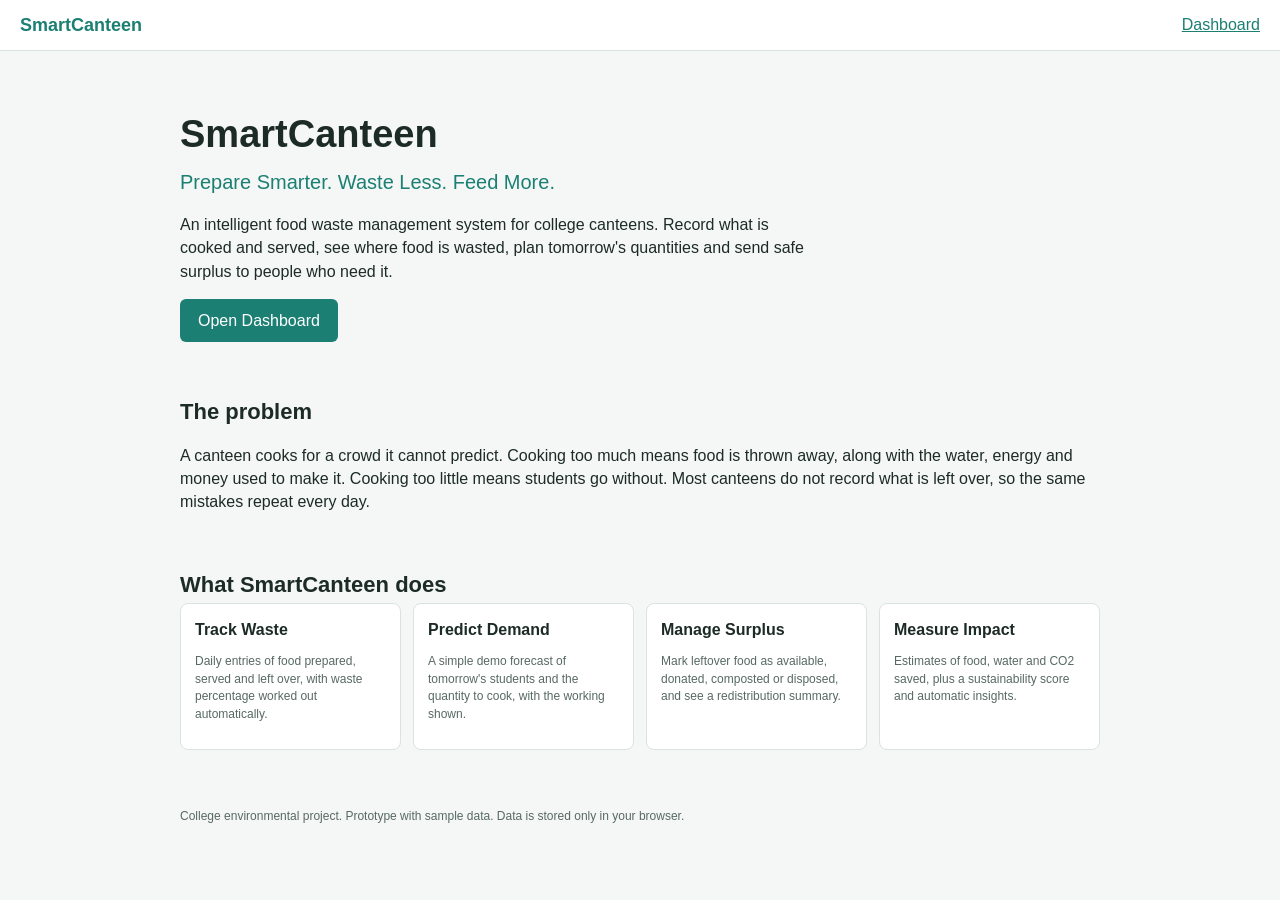
<file: index.html>
<!DOCTYPE html><html lang="en"><head><meta charset="utf-8"><meta name="viewport" content="width=device-width,initial-scale=1"><title>SmartCanteen - Intelligent Food Waste Management System</title><link rel="stylesheet" href="css/style.css"></head>
<body>
<div class="top"><b>SmartCanteen</b><a href="dashboard.html">Dashboard</a></div>
<div class="wrap">
<div class="hero"><h1>SmartCanteen</h1><p class="tl">Prepare Smarter. Waste Less. Feed More.</p>
<p>An intelligent food waste management system for college canteens. Record what is cooked and served, see where food is wasted, plan tomorrow's quantities and send safe surplus to people who need it.</p>
<a class="btn" href="dashboard.html">Open Dashboard</a></div>
<section class="l"><h2>The problem</h2>
<p>A canteen cooks for a crowd it cannot predict. Cooking too much means food is thrown away, along with the water, energy and money used to make it. Cooking too little means students go without. Most canteens do not record what is left over, so the same mistakes repeat every day.</p></section>
<section class="l"><h2>What SmartCanteen does</h2><div class="grid">
<div class="card"><h3>Track Waste</h3><p class="s">Daily entries of food prepared, served and left over, with waste percentage worked out automatically.</p></div>
<div class="card"><h3>Predict Demand</h3><p class="s">A simple demo forecast of tomorrow's students and the quantity to cook, with the working shown.</p></div>
<div class="card"><h3>Manage Surplus</h3><p class="s">Mark leftover food as available, donated, composted or disposed, and see a redistribution summary.</p></div>
<div class="card"><h3>Measure Impact</h3><p class="s">Estimates of food, water and CO2 saved, plus a sustainability score and automatic insights.</p></div></div></section>
<footer>College environmental project. Prototype with sample data. Data is stored only in your browser.</footer>
</div></body></html>
</file>
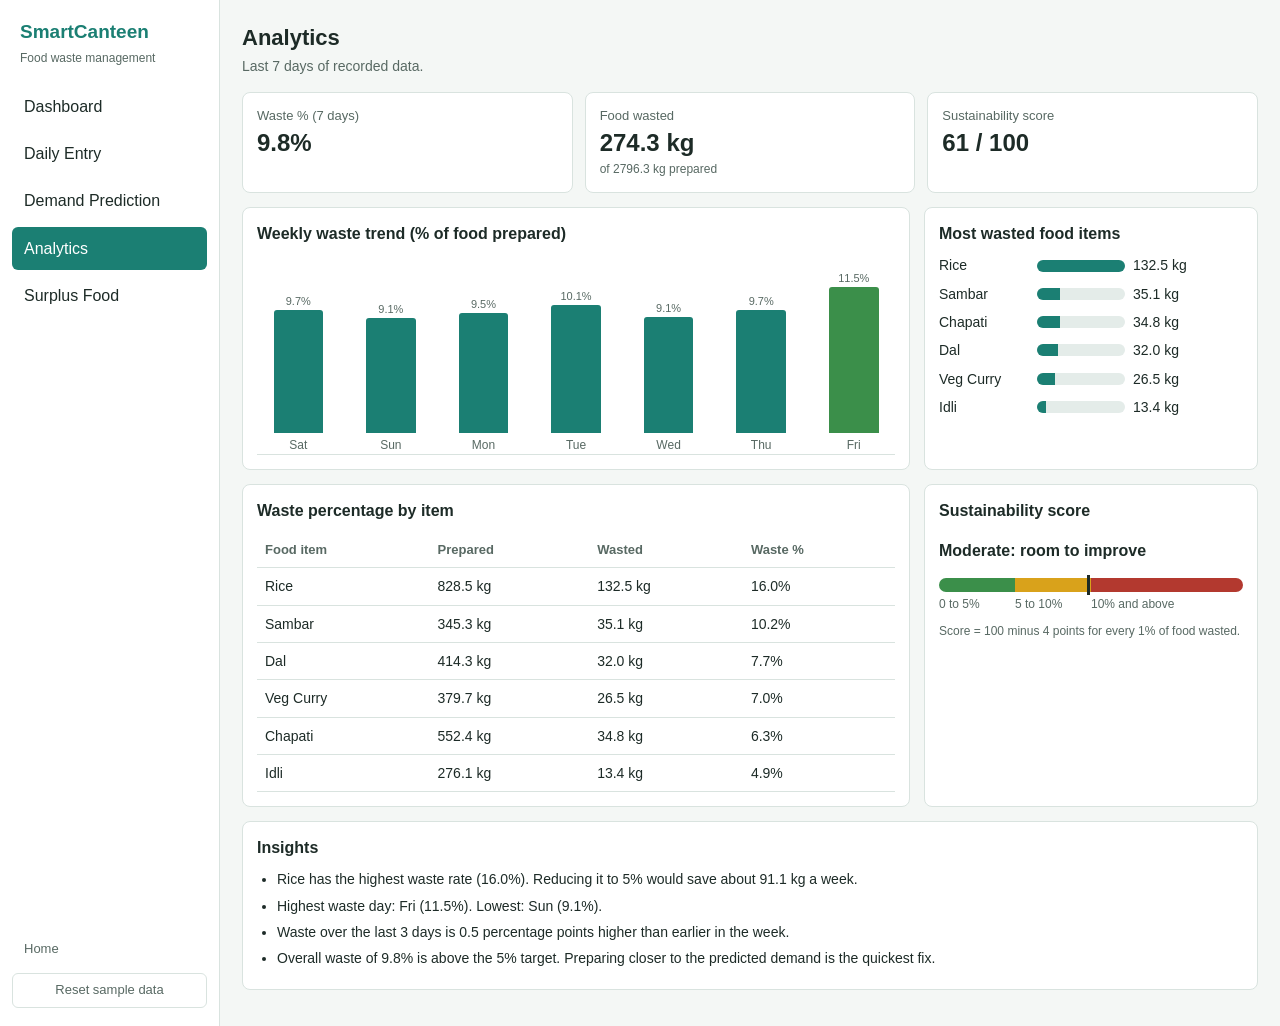
<file: analytics.html>
<!DOCTYPE html><html lang="en"><head><meta charset="utf-8"><meta name="viewport" content="width=device-width,initial-scale=1"><link rel="stylesheet" href="css/style.css"><title>Analytics - SmartCanteen</title></head><body data-page="analytics"><div class="app"><aside id="side"></aside><main>
<h2>Analytics</h2><p class="sub">Last 7 days of recorded data.</p>
<div class="grid" id="stats"></div>
<div class="two"><div class="card"><h3>Weekly waste trend (% of food prepared)</h3><div class="chart" id="trend"></div></div>
<div class="card"><h3>Most wasted food items</h3><div id="top"></div></div></div>
<div class="two"><div class="card"><h3>Waste percentage by item</h3><div class="tw"><table id="tbl"></table></div></div>
<div class="card"><h3>Sustainability score</h3><div id="score"></div></div></div>
<div class="card"><h3>Insights</h3><ul id="ins"></ul></div>
</main></div><script src="js/app.js"></script><script src="js/analytics.js"></script></body></html>
</file>
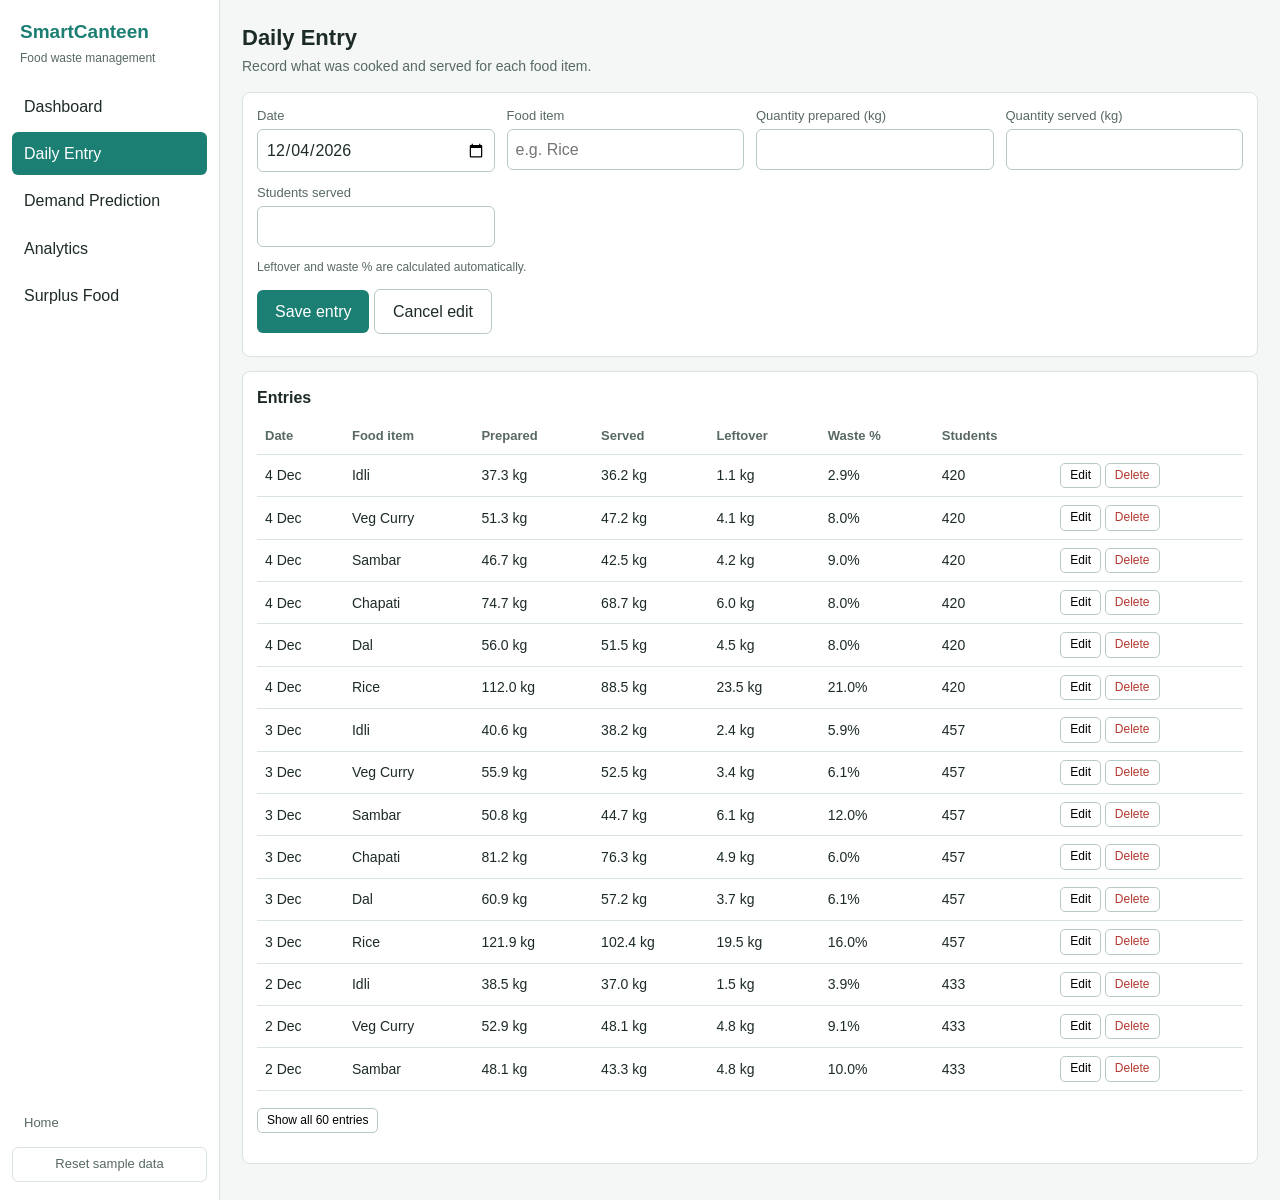
<file: daily-entry.html>
<!DOCTYPE html><html lang="en"><head><meta charset="utf-8"><meta name="viewport" content="width=device-width,initial-scale=1"><link rel="stylesheet" href="css/style.css"><title>Daily Entry - SmartCanteen</title></head><body data-page="daily-entry"><div class="app"><aside id="side"></aside><main>
<h2>Daily Entry</h2><p class="sub">Record what was cooked and served for each food item.</p>
<div class="card"><form id="form"><div class="form">
<div><label for="date">Date</label><input id="date" type="date" required></div>
<div><label for="item">Food item</label><input id="item" list="items" required placeholder="e.g. Rice"><datalist id="items"></datalist></div>
<div><label for="prep">Quantity prepared (kg)</label><input id="prep" type="number" min="0.1" step="0.1" required></div>
<div><label for="served">Quantity served (kg)</label><input id="served" type="number" min="0" step="0.1" required></div>
<div><label for="stu">Students served</label><input id="stu" type="number" min="0" step="1" required></div></div>
<p class="s" id="calc"></p><button class="primary" id="sub" type="submit">Save entry</button> <button class="primary plain" id="cancel" type="button" hidden>Cancel edit</button>
<div id="msg" class="msg"></div></form></div>
<div class="card"><h3>Entries</h3><div class="tw"><table id="tbl"></table></div><p><button class="sm" id="more" type="button"></button></p></div>
</main></div><script src="js/app.js"></script><script src="js/entry.js"></script></body></html>
</file>
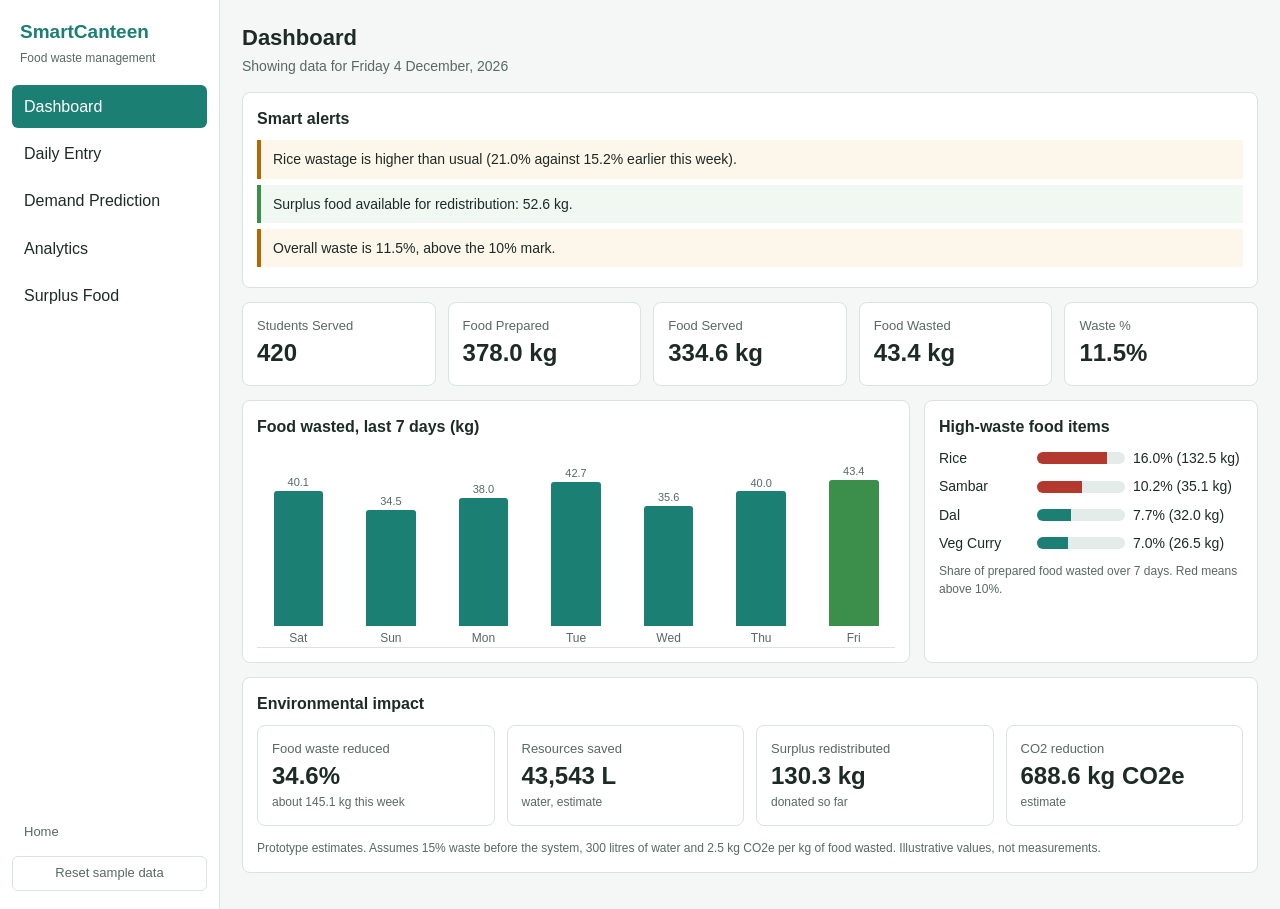
<file: dashboard.html>
<!DOCTYPE html><html lang="en"><head><meta charset="utf-8"><meta name="viewport" content="width=device-width,initial-scale=1"><link rel="stylesheet" href="css/style.css"><title>Dashboard - SmartCanteen</title></head><body data-page="dashboard"><div class="app"><aside id="side"></aside><main>
<h2>Dashboard</h2><p class="sub">Showing data for <span id="date"></span></p>
<div class="card"><h3>Smart alerts</h3><div id="alerts"></div></div>
<div class="grid" id="stats"></div>
<div class="two"><div class="card"><h3>Food wasted, last 7 days (kg)</h3><div class="chart" id="chart"></div></div>
<div class="card"><h3>High-waste food items</h3><div id="high"></div><p class="note">Share of prepared food wasted over 7 days. Red means above 10%.</p></div></div>
<div class="card"><h3>Environmental impact</h3><div class="grid" id="impact"></div>
<p class="note">Prototype estimates. Assumes 15% waste before the system, 300 litres of water and 2.5 kg CO2e per kg of food wasted. Illustrative values, not measurements.</p></div>
</main></div><script src="js/app.js"></script><script src="js/dashboard.js"></script></body></html>
</file>
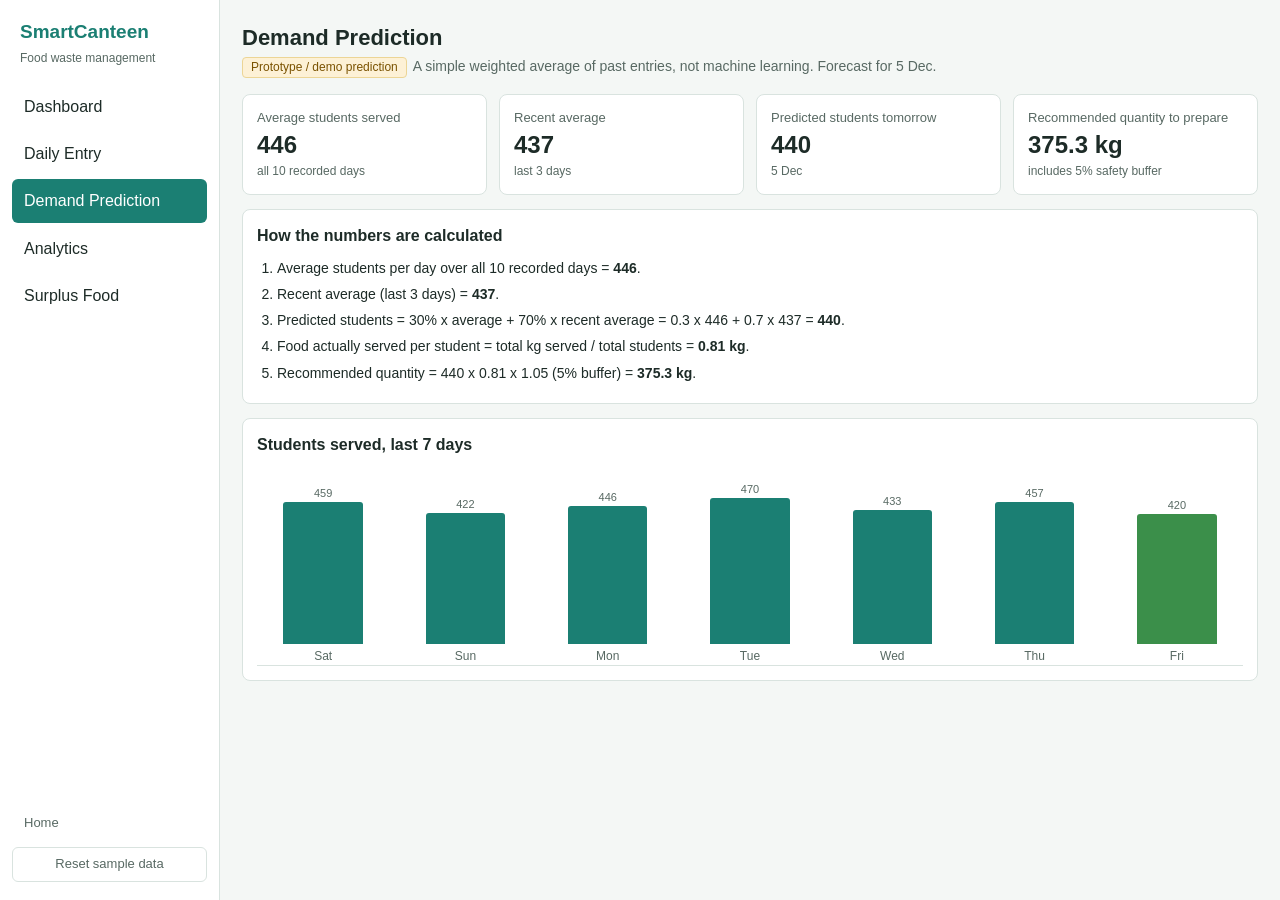
<file: prediction.html>
<!DOCTYPE html><html lang="en"><head><meta charset="utf-8"><meta name="viewport" content="width=device-width,initial-scale=1"><link rel="stylesheet" href="css/style.css"><title>Demand Prediction - SmartCanteen</title></head><body data-page="prediction"><div class="app"><aside id="side"></aside><main>
<h2>Demand Prediction</h2><p class="sub"><span class="tag">Prototype / demo prediction</span>A simple weighted average of past entries, not machine learning. Forecast for <span id="tmr"></span>.</p>
<div class="grid" id="stats"></div>
<div class="card"><h3>How the numbers are calculated</h3><ol id="steps"></ol></div>
<div class="card"><h3>Students served, last 7 days</h3><div class="chart" id="chart"></div></div>
</main></div><script src="js/app.js"></script><script src="js/prediction.js"></script></body></html>
</file>
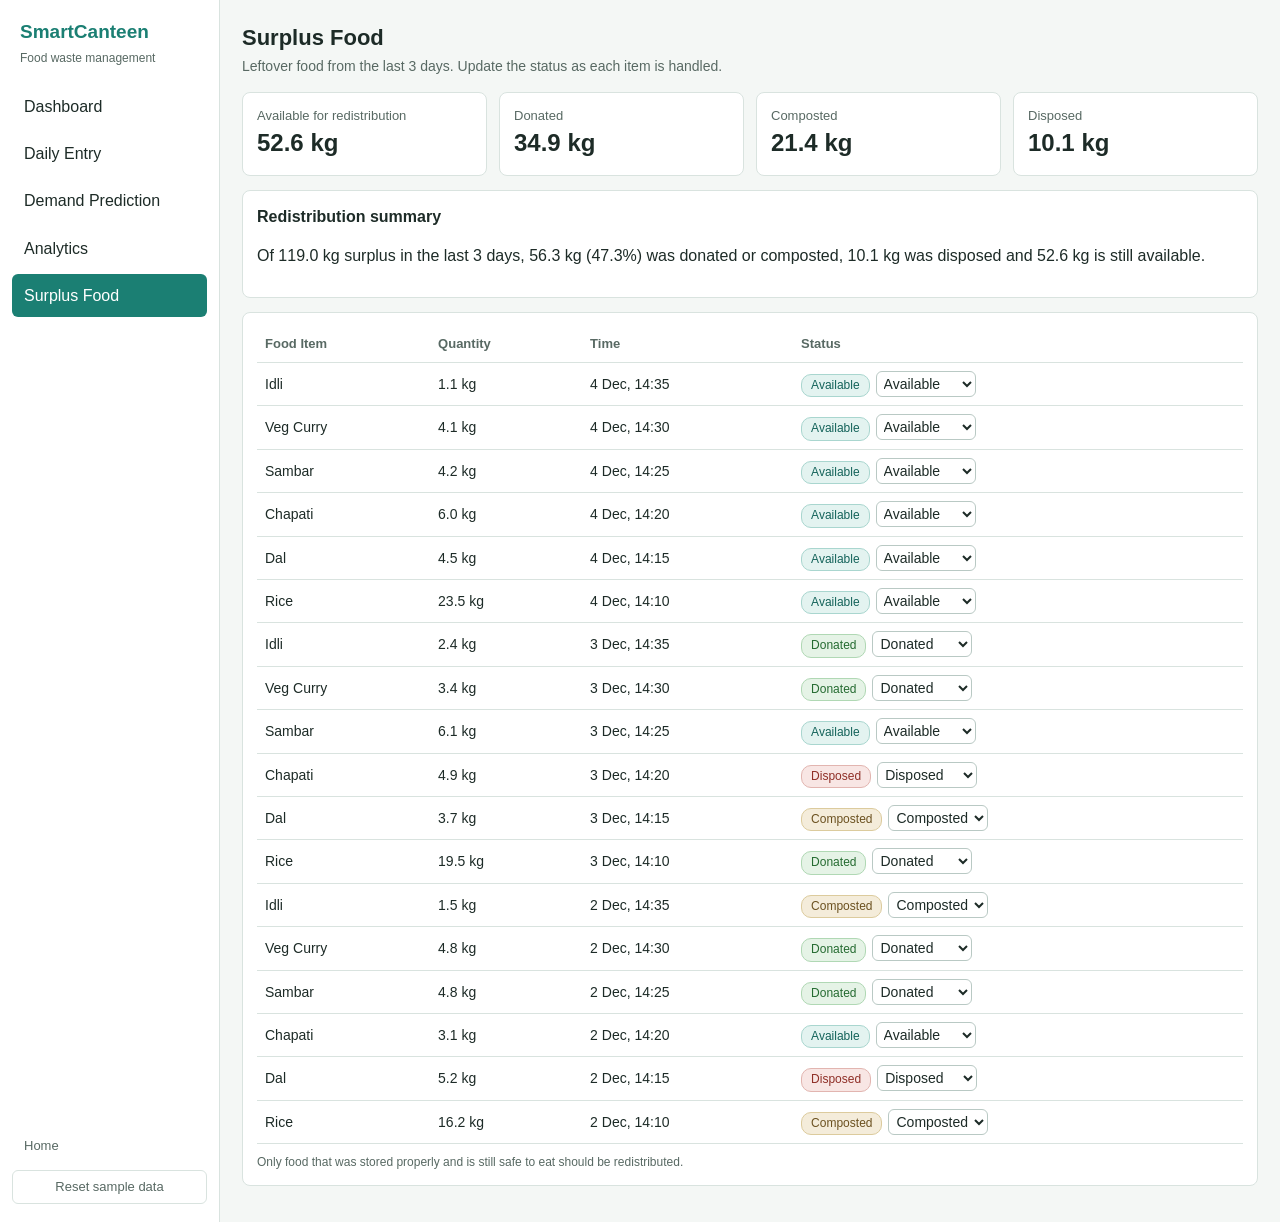
<file: surplus.html>
<!DOCTYPE html><html lang="en"><head><meta charset="utf-8"><meta name="viewport" content="width=device-width,initial-scale=1"><link rel="stylesheet" href="css/style.css"><title>Surplus Food - SmartCanteen</title></head><body data-page="surplus"><div class="app"><aside id="side"></aside><main>
<h2>Surplus Food</h2><p class="sub">Leftover food from the last 3 days. Update the status as each item is handled.</p>
<div class="grid" id="stats"></div>
<div class="card"><h3>Redistribution summary</h3><p id="sum"></p></div>
<div class="card"><div class="tw"><table id="tbl"></table></div><p class="note">Only food that was stored properly and is still safe to eat should be redistributed.</p></div>
</main></div><script src="js/app.js"></script><script src="js/surplus.js"></script></body></html>
</file>
<file: css/style.css>
:root{--bg:#f4f7f5;--text:#1d2b27;--muted:#586963;--teal:#1b7f73;--green:#3b8f4a;--line:#d9e3df;--warn:#b26a00;--bad:#b3392f}
*{box-sizing:border-box}
body{margin:0;font-family:"Segoe UI",Arial,sans-serif;background:var(--bg);color:var(--text);line-height:1.45}
a{color:var(--teal)}
.app{display:flex;min-height:100vh}
#side{width:220px;background:#fff;border-right:1px solid var(--line);padding:18px 12px;flex-shrink:0;display:flex;flex-direction:column;gap:4px}
#side h1{font-size:19px;margin:0 8px;color:var(--teal)}
#side p{font-size:12px;color:var(--muted);margin:0 8px 14px}
#side a{padding:10px 12px;border-radius:6px;color:var(--text);text-decoration:none}
#side a:hover{background:#eaf3f1}
#side a.active{background:var(--teal);color:#fff}
#side .home{margin-top:auto;font-size:13px;color:var(--muted)}
#side button{font:inherit;font-size:13px;padding:7px;border:1px solid var(--line);background:#fff;border-radius:6px;cursor:pointer;color:var(--muted)}
main{flex:1;min-width:0;padding:22px;max-width:1120px}
h2{margin:0 0 2px;font-size:22px}h3{margin:0 0 10px;font-size:16px}
.sub{color:var(--muted);margin:0 0 16px;font-size:14px}
.card{background:#fff;border:1px solid var(--line);border-radius:8px;padding:14px;margin-bottom:14px}
.grid{display:grid;gap:12px;grid-template-columns:repeat(auto-fit,minmax(170px,1fr));margin-bottom:14px}
.grid .card{margin:0}
.k{font-size:13px;color:var(--muted)}.v{font-size:24px;font-weight:600}.s{font-size:12px;color:var(--muted)}
.two{display:grid;grid-template-columns:2fr 1fr;gap:14px}
.chart{display:flex;gap:10px;height:200px;border-bottom:1px solid var(--line)}
.col{flex:1;display:flex;flex-direction:column;align-items:center;min-width:0}
.bw{flex:1;display:flex;flex-direction:column;justify-content:flex-end;align-items:center;width:100%}
.bar{width:60%;background:var(--teal);border-radius:3px 3px 0 0;min-height:2px}.bar.last{background:var(--green)}
.val,.col small{font-size:11px;color:var(--muted)}.col small{font-size:12px;margin-top:4px}
.hr{display:grid;grid-template-columns:90px 1fr 110px;gap:8px;align-items:center;margin:8px 0;font-size:14px}
.track{background:#e4ece9;height:12px;border-radius:6px;overflow:hidden}
.fill{height:100%;background:var(--teal)}.fill.hi{background:var(--bad)}
.alert{padding:9px 12px;border-left:4px solid var(--teal);background:#f6faf9;margin:6px 0;font-size:14px}
.alert.warn{border-color:var(--warn);background:#fdf6ea}.alert.ok{border-color:var(--green);background:#f1f8f2}
.tag{display:inline-block;background:#fdf1d6;color:#7a5200;border:1px solid #ecd596;border-radius:4px;padding:1px 8px;font-size:12px;margin-right:6px}
.note{font-size:12px;color:var(--muted);margin:10px 0 0}
.form{display:grid;grid-template-columns:repeat(auto-fit,minmax(190px,1fr));gap:12px;margin-bottom:12px}
label{font-size:13px;color:var(--muted);display:block;margin-bottom:3px}
input,select{width:100%;padding:8px;border:1px solid #b9c9c4;border-radius:6px;font:inherit;background:#fff;color:var(--text)}
.btn,button.primary{display:inline-block;background:var(--teal);color:#fff;border:0;padding:10px 18px;border-radius:6px;font:inherit;cursor:pointer;text-decoration:none}
.btn:hover,button.primary:hover{background:#166a60}
button.sm{font:inherit;font-size:12px;padding:3px 9px;border:1px solid #b9c9c4;background:#fff;border-radius:5px;cursor:pointer}
button.del{color:var(--bad)}button.plain{background:#fff;color:var(--text);border:1px solid #b9c9c4}
.msg{margin:8px 0;font-size:14px;color:#256b31}.msg.bad{color:var(--bad)}
.tw{overflow-x:auto}table{width:100%;border-collapse:collapse;font-size:14px}
th,td{text-align:left;padding:8px;border-bottom:1px solid var(--line);white-space:nowrap}th{color:var(--muted);font-size:13px}
.badge{display:inline-block;padding:2px 9px;border-radius:10px;font-size:12px;border:1px solid;margin-right:6px}
.b-Available{color:#14635a;background:#e3f3f0;border-color:#a9d6cf}.b-Donated{color:#256b31;background:#e5f3e6;border-color:#b0d8b4}
.b-Composted{color:#6b5120;background:#f4ecda;border-color:#dccb9d}.b-Disposed{color:#8f2f27;background:#f8e6e4;border-color:#e2b5b0}
td select{width:auto;padding:3px}
.meter{display:flex;height:14px;border-radius:7px;overflow:hidden;margin-top:10px}.meter i{display:block}
.mw{position:relative}.mark{position:absolute;top:-3px;width:3px;height:20px;background:var(--text)}
.ml{display:flex;font-size:12px;color:var(--muted);margin-top:4px}
ol,ul{margin:0;padding-left:20px;font-size:14px}li{margin:6px 0}
.top{background:#fff;border-bottom:1px solid var(--line);padding:12px 20px;display:flex;justify-content:space-between;align-items:center}
.top b{color:var(--teal);font-size:18px}
.wrap{max-width:960px;margin:0 auto;padding:0 20px}
.hero{padding:56px 0 34px}.hero h1{font-size:38px;margin:0 0 6px}
.hero .tl{font-size:20px;color:var(--teal);margin:0 0 14px}.hero p{max-width:640px}
section.l{padding:20px 0}
footer{font-size:12px;color:var(--muted);padding:24px 0}
@media(max-width:900px){.two{grid-template-columns:1fr}}
@media(max-width:760px){.app{flex-direction:column}
 #side{width:100%;flex-direction:row;flex-wrap:wrap;border-right:0;border-bottom:1px solid var(--line)}
 #side h1,#side p{width:100%}#side .home{margin-top:0}main{padding:14px}.hero h1{font-size:28px}}
</file>
